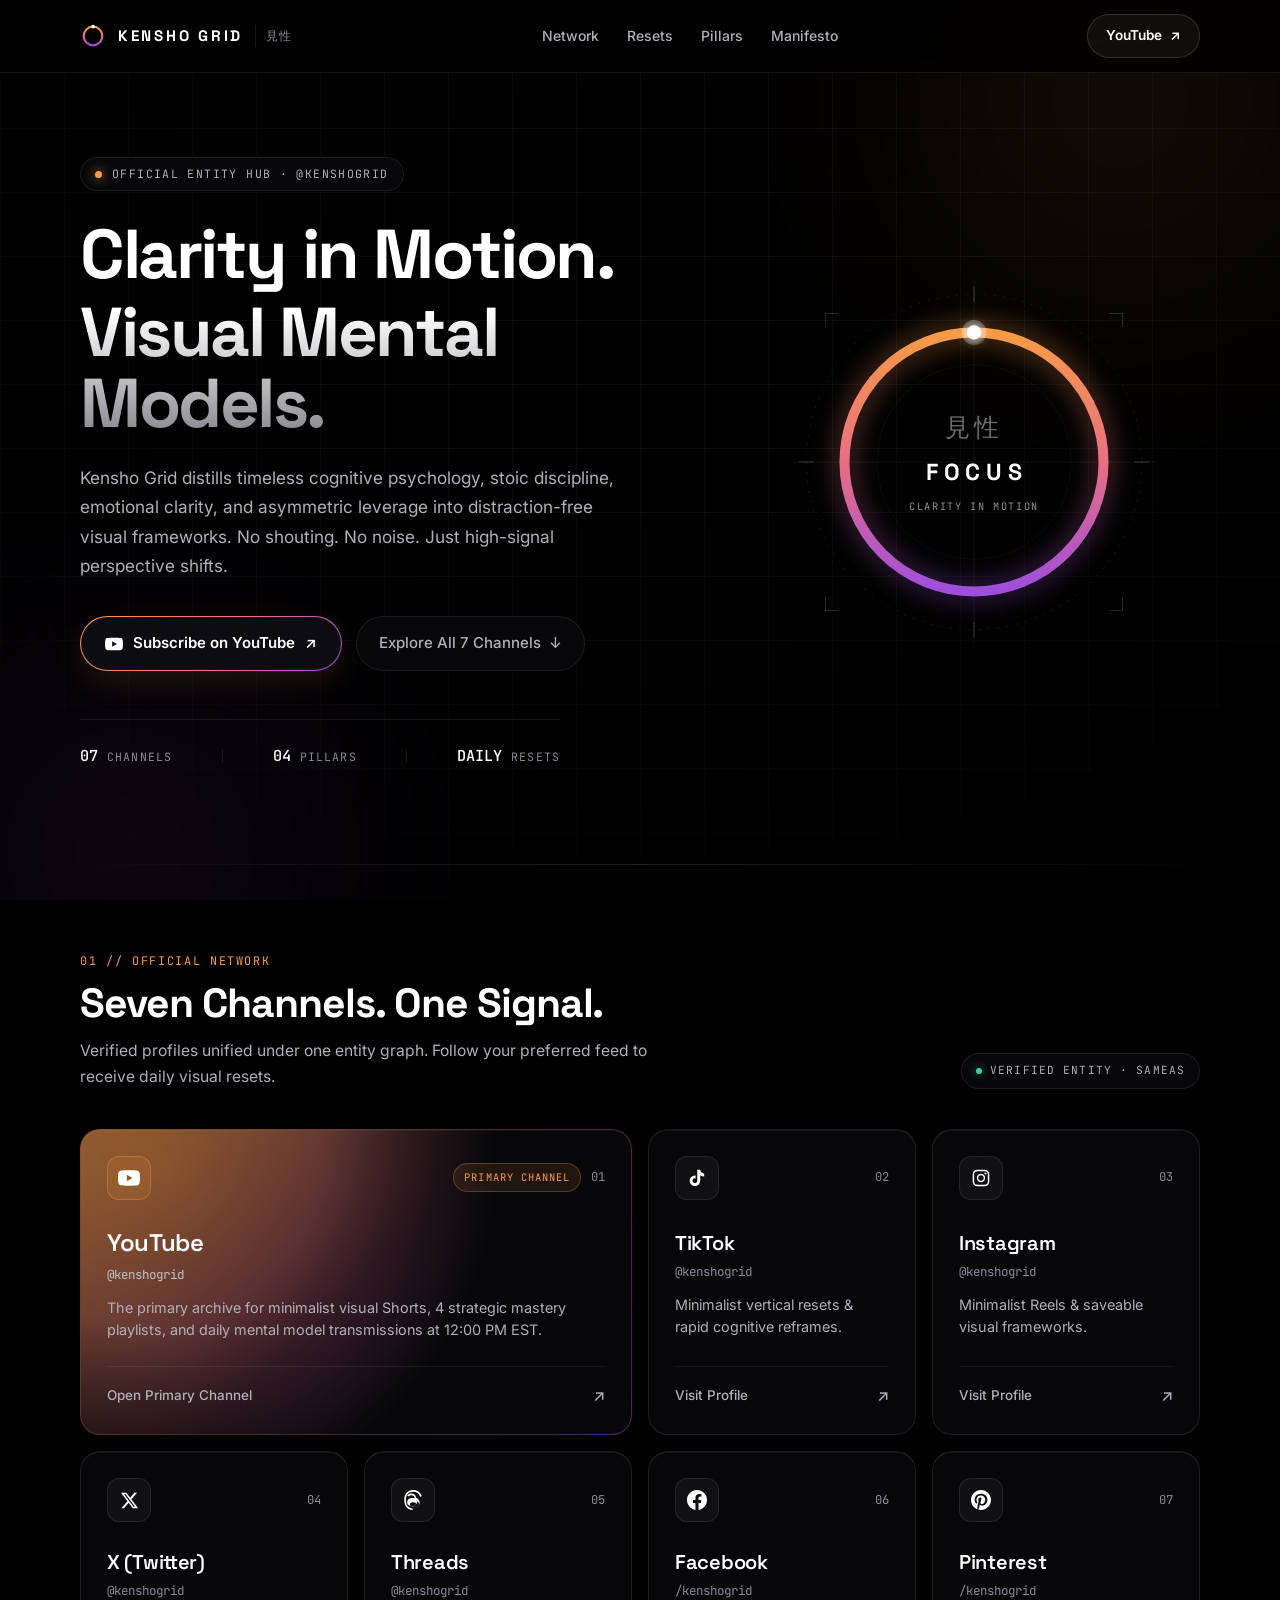
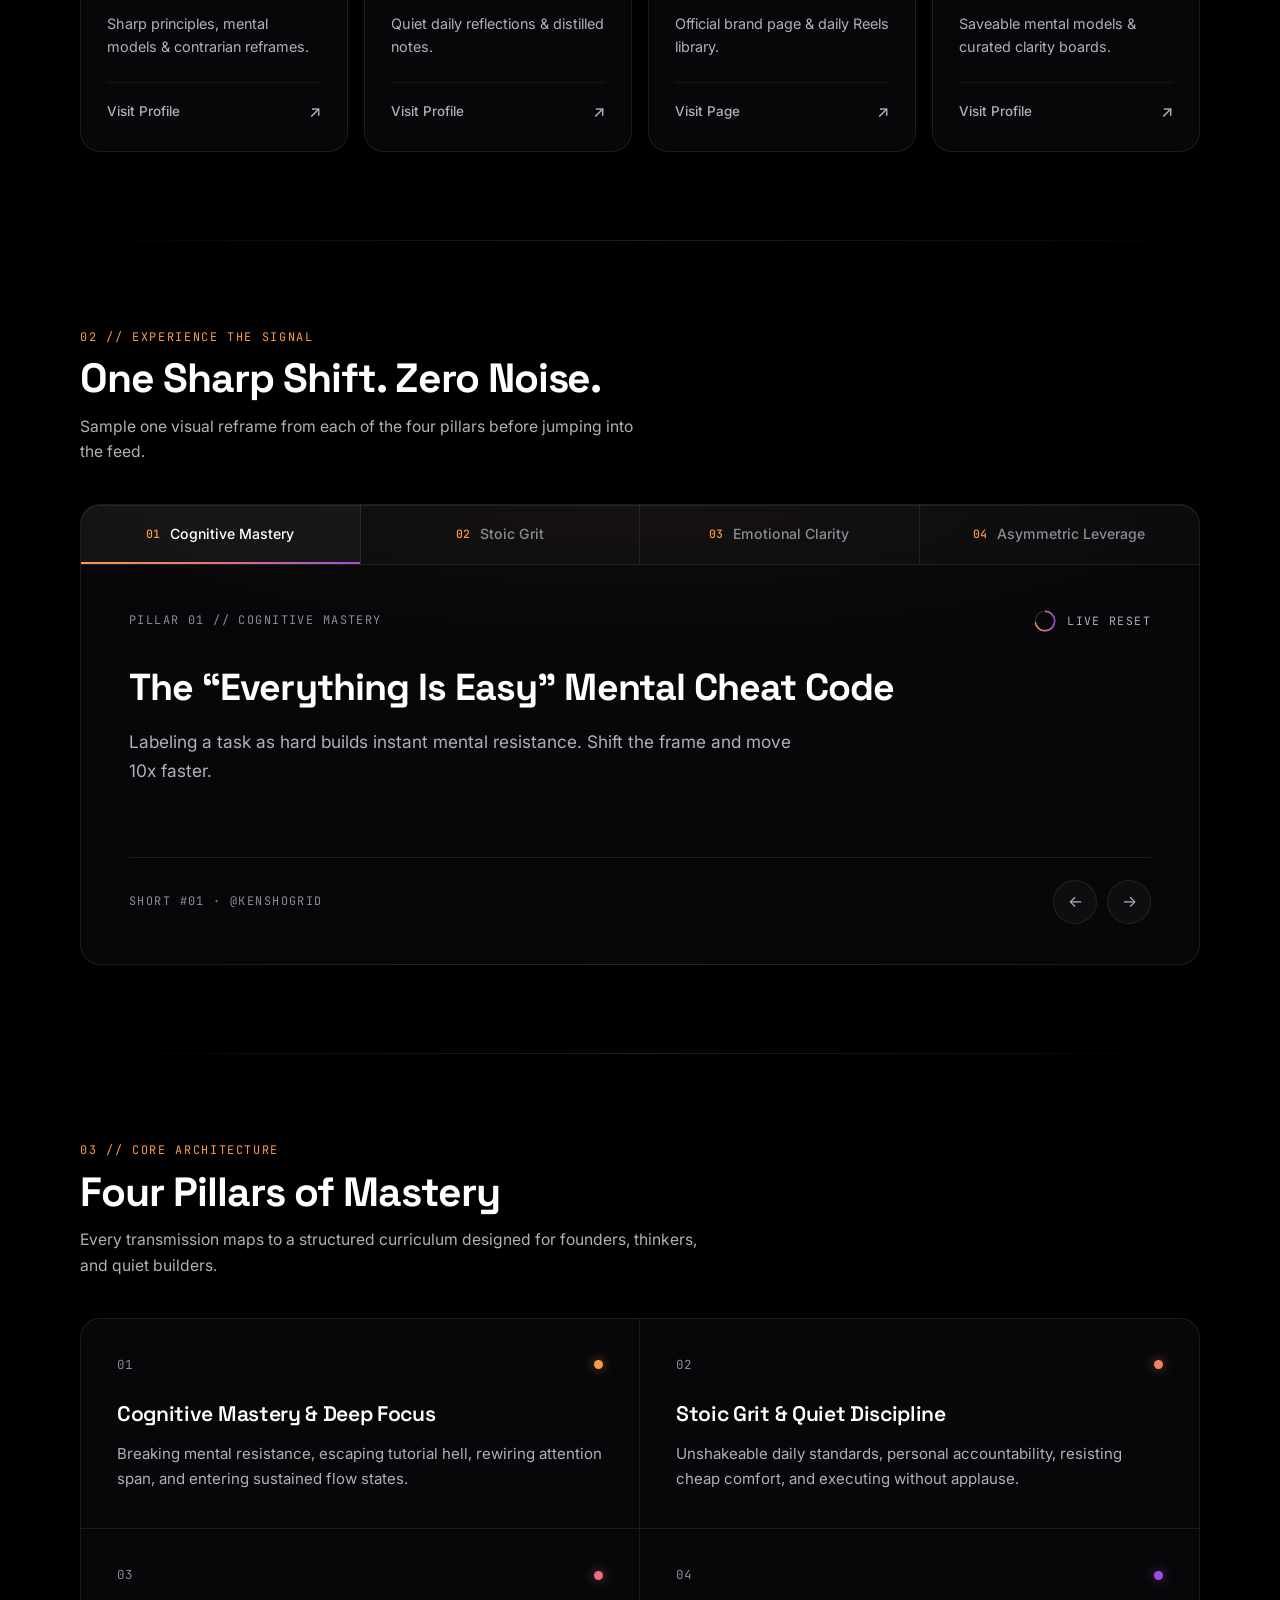
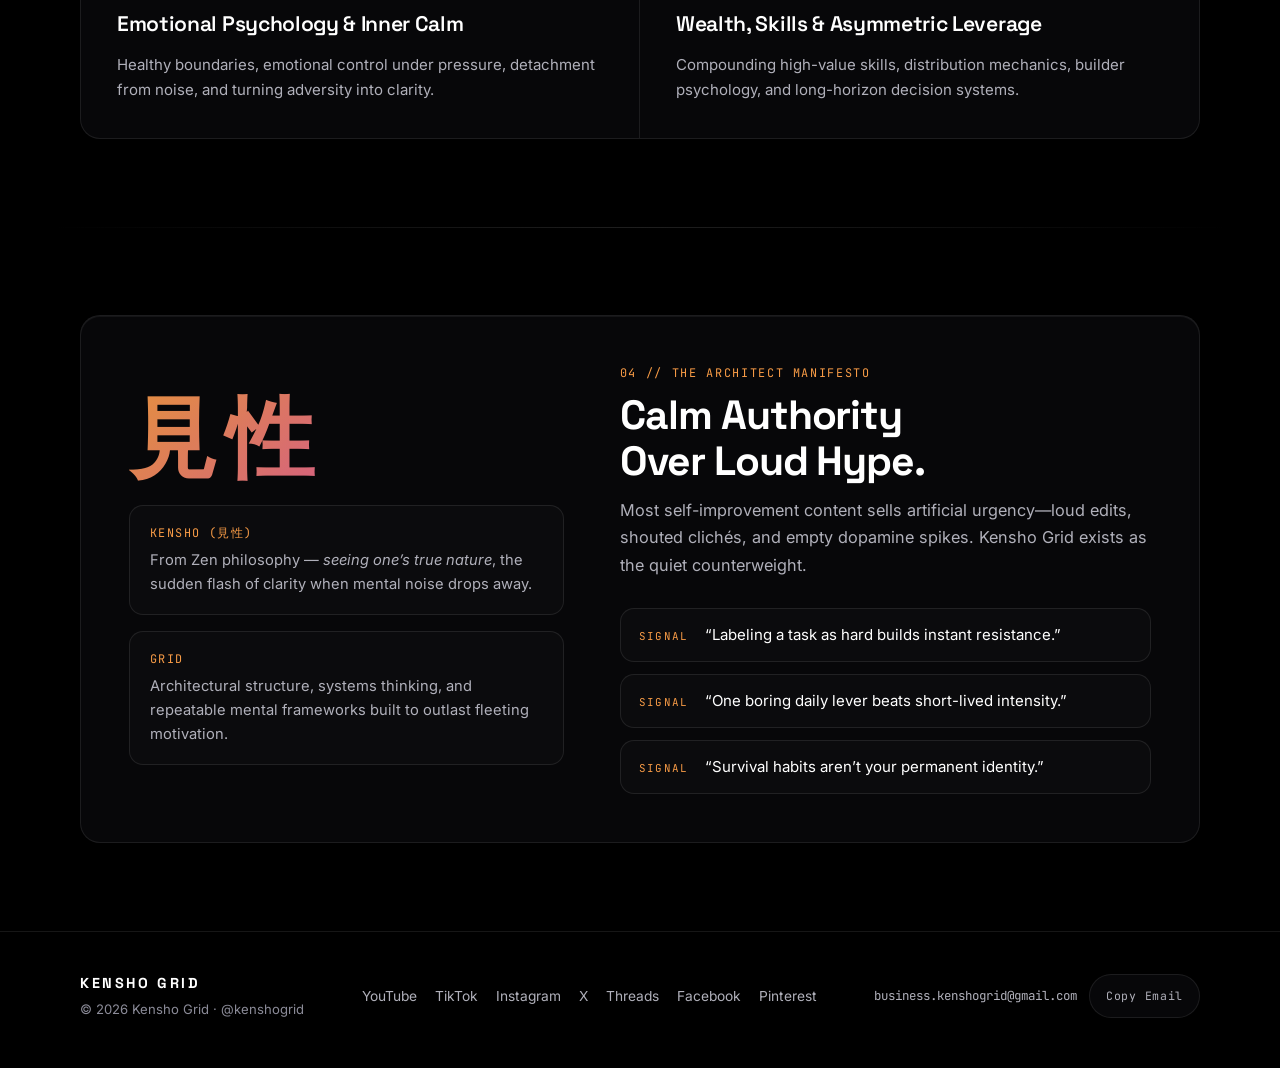
<file: index.html>
<!DOCTYPE html>
<html lang="en">
<head>
  <meta charset="UTF-8" />
  <meta name="viewport" content="width=device-width, initial-scale=1.0" />
  <title>Kensho Grid (@kenshogrid) — Visual Mental Models &amp; Cognitive Mastery</title>
  <meta name="description" content="Kensho Grid turns timeless psychology, cognitive science, and stoic discipline into minimalist visual mental models. Official entity hub across 7 verified platforms." />
  <meta name="robots" content="index, follow" />
  <meta name="theme-color" content="#000000" />

  <link rel="canonical" href="https://kenshogrid.github.io/" />
  <link rel="icon" type="image/png" href="assets/kensho_grid_avatar.png" />

  <!-- Open Graph / Social Previews -->
  <meta property="og:type" content="website" />
  <meta property="og:site_name" content="Kensho Grid" />
  <meta property="og:title" content="Kensho Grid (@kenshogrid) — Clarity in Motion" />
  <meta property="og:description" content="Visual mental models for deep focus, stoic discipline, emotional clarity, and asymmetric leverage—distilled into minimalist daily resets." />
  <meta property="og:url" content="https://kenshogrid.github.io/" />
  <meta property="og:image" content="https://kenshogrid.github.io/assets/kensho_grid_banner.png" />
  <meta property="og:image:width" content="2560" />
  <meta property="og:image:height" content="1440" />

  <!-- Twitter / X Card -->
  <meta name="twitter:card" content="summary_large_image" />
  <meta name="twitter:site" content="@kenshogrid" />
  <meta name="twitter:title" content="Kensho Grid (@kenshogrid) — Clarity in Motion" />
  <meta name="twitter:description" content="Visual mental models for deep focus, stoic discipline, emotional clarity, and asymmetric leverage." />
  <meta name="twitter:image" content="https://kenshogrid.github.io/assets/kensho_grid_banner.png" />

  <!-- Typography -->
  <link rel="preconnect" href="https://fonts.googleapis.com" />
  <link rel="preconnect" href="https://fonts.gstatic.com" crossorigin />
  <link href="https://fonts.googleapis.com/css2?family=Inter:wght@400;500;600&family=JetBrains+Mono:wght@400;500&family=Space+Grotesk:wght@500;600;700&display=swap" rel="stylesheet" />

  <link rel="stylesheet" href="styles.css" />

  <!-- Schema.org Entity & sameAs Graph -->
  <script type="application/ld+json">
  {
    "@context": "https://schema.org",
    "@graph": [
      {
        "@type": "Organization",
        "@id": "https://kenshogrid.github.io/#organization",
        "name": "Kensho Grid",
        "alternateName": ["@kenshogrid", "KENSHO GRID"],
        "url": "https://kenshogrid.github.io/",
        "description": "Visual mental models for cognitive mastery, stoic grit, emotional clarity, and asymmetric leverage—distilled into minimalist daily resets.",
        "email": "business.kenshogrid@gmail.com",
        "contactPoint": {
          "@type": "ContactPoint",
          "email": "business.kenshogrid@gmail.com",
          "contactType": "business inquiries",
          "availableLanguage": ["English"]
        },
        "logo": {
          "@type": "ImageObject",
          "@id": "https://kenshogrid.github.io/#logo",
          "url": "https://kenshogrid.github.io/assets/kensho_grid_avatar.png",
          "contentUrl": "https://kenshogrid.github.io/assets/kensho_grid_avatar.png",
          "width": 1024,
          "height": 1024,
          "caption": "Kensho Grid Logo"
        },
        "image": {
          "@type": "ImageObject",
          "@id": "https://kenshogrid.github.io/#banner",
          "url": "https://kenshogrid.github.io/assets/kensho_grid_banner.png",
          "contentUrl": "https://kenshogrid.github.io/assets/kensho_grid_banner.png",
          "width": 2560,
          "height": 1440,
          "caption": "Kensho Grid Channel Banner"
        },
        "knowsAbout": [
          "Cognitive Mastery",
          "Deep Focus",
          "Stoicism",
          "Mental Models",
          "Emotional Psychology",
          "Asymmetric Leverage"
        ],
        "sameAs": [
          "https://www.youtube.com/@kenshogrid",
          "https://www.tiktok.com/@kenshogrid",
          "https://www.instagram.com/kenshogrid/",
          "https://x.com/kenshogrid",
          "https://www.threads.com/@kenshogrid",
          "https://www.facebook.com/kenshogrid/",
          "https://www.pinterest.com/kenshogrid/"
        ]
      },
      {
        "@type": "WebSite",
        "@id": "https://kenshogrid.github.io/#website",
        "url": "https://kenshogrid.github.io/",
        "name": "Kensho Grid",
        "description": "Official hub for Kensho Grid (@kenshogrid) — Visual Mental Models for Focus, Stoic Discipline & Clarity.",
        "publisher": {
          "@id": "https://kenshogrid.github.io/#organization"
        },
        "inLanguage": "en"
      },
      {
        "@type": "WebPage",
        "@id": "https://kenshogrid.github.io/#webpage",
        "url": "https://kenshogrid.github.io/",
        "name": "Kensho Grid (@kenshogrid) — Visual Mental Models & Cognitive Mastery",
        "isPartOf": {
          "@id": "https://kenshogrid.github.io/#website"
        },
        "about": {
          "@id": "https://kenshogrid.github.io/#organization"
        },
        "mainEntity": {
          "@id": "https://kenshogrid.github.io/#organization"
        },
        "inLanguage": "en"
      }
    ]
  }
  </script>
</head>
<body>
  <!-- Ambient Architectural Grid & Light Halos -->
  <div class="ambient-stage" aria-hidden="true">
    <div class="grid-plane"></div>
    <div class="halo halo-amber"></div>
    <div class="halo halo-violet"></div>
  </div>

  <!-- Minimalist Navigation -->
  <header class="site-header">
    <div class="header-inner">
      <a class="brand-lockup" href="#top" aria-label="Kensho Grid Home">
        <svg class="brand-ring-mini" viewBox="0 0 32 32" width="26" height="26" aria-hidden="true">
          <defs>
            <linearGradient id="miniRingGrad" x1="0%" y1="0%" x2="0%" y2="100%">
              <stop offset="0%" stop-color="#F79B46" />
              <stop offset="50%" stop-color="#E86F82" />
              <stop offset="100%" stop-color="#9D4EDD" />
            </linearGradient>
          </defs>
          <circle cx="16" cy="16" r="11.5" fill="none" stroke="url(#miniRingGrad)" stroke-width="2.6" />
          <circle cx="16" cy="4.5" r="2.2" fill="#FFFFFF" />
        </svg>
        <span class="brand-wordmark">KENSHO GRID</span>
        <span class="brand-kanji" lang="ja">見性</span>
      </a>

      <nav class="nav-links" aria-label="Primary Navigation">
        <a href="#platforms">Network</a>
        <a href="#resets">Resets</a>
        <a href="#frameworks">Pillars</a>
        <a href="#philosophy">Manifesto</a>
      </nav>

      <a class="nav-cta" href="https://www.youtube.com/@kenshogrid" target="_blank" rel="me noopener noreferrer">
        <span>YouTube</span>
        <span class="arrow-diag" aria-hidden="true">↗</span>
      </a>
    </div>
  </header>

  <main id="top" class="page-main">
    <!-- Hero Section -->
    <section class="hero" aria-labelledby="hero-heading">
      <div class="container hero-grid">
        <div class="hero-copy">
          <div class="eyebrow-pill">
            <span class="pulse-dot" aria-hidden="true"></span>
            <span>OFFICIAL ENTITY HUB · @KENSHOGRID</span>
          </div>

          <h1 id="hero-heading" class="hero-title">
            Clarity in Motion.
            <span class="hero-subtitle-line">Visual Mental Models.</span>
          </h1>

          <p class="hero-lead">
            Kensho Grid distills timeless cognitive psychology, stoic discipline, emotional clarity, and asymmetric leverage into distraction-free visual frameworks. No shouting. No noise. Just high-signal perspective shifts.
          </p>

          <div class="hero-actions">
            <a class="btn-primary" href="https://www.youtube.com/@kenshogrid" target="_blank" rel="me noopener noreferrer">
              <svg viewBox="0 0 24 24" width="18" height="18" fill="currentColor" aria-hidden="true">
                <path d="M23.5 6.2a3.01 3.01 0 0 0-2.12-2.13C19.5 3.55 12 3.55 12 3.55s-7.5 0-9.38.52A3.01 3.01 0 0 0 .5 6.2C0 8.09 0 12 0 12s0 3.91.5 5.8a3.01 3.01 0 0 0 2.12 2.13c1.88.52 9.38.52 9.38.52s7.5 0 9.38-.52a3.01 3.01 0 0 0 2.12-2.13C24 15.91 24 12 24 12s0-3.91-.5-5.8ZM9.6 15.56V8.44L15.85 12 9.6 15.56Z"/>
              </svg>
              <span>Subscribe on YouTube</span>
              <span class="arrow-diag" aria-hidden="true">↗</span>
            </a>

            <a class="btn-ghost" href="#platforms">
              <span>Explore All 7 Channels</span>
              <span aria-hidden="true">↓</span>
            </a>
          </div>

          <div class="telemetry-bar" aria-label="Brand Architecture Summary">
            <div class="telemetry-item">
              <span class="telemetry-value">07</span>
              <span class="telemetry-label">CHANNELS</span>
            </div>
            <span class="telemetry-sep" aria-hidden="true"></span>
            <div class="telemetry-item">
              <span class="telemetry-value">04</span>
              <span class="telemetry-label">PILLARS</span>
            </div>
            <span class="telemetry-sep" aria-hidden="true"></span>
            <div class="telemetry-item">
              <span class="telemetry-value">DAILY</span>
              <span class="telemetry-label">RESETS</span>
            </div>
          </div>
        </div>

        <!-- Living Kensho Ring Centerpiece -->
        <div class="hero-artifact" aria-label="Interactive Kensho Ring Emblem">
          <div class="ring-stage">
            <svg class="kensho-ring-svg" viewBox="0 0 420 420" role="img" aria-label="Kensho Grid Luminous Ring">
              <defs>
                <linearGradient id="kenshoRingGradient" x1="50%" y1="0%" x2="50%" y2="100%">
                  <stop offset="0%" stop-color="#F79B46" />
                  <stop offset="50%" stop-color="#E86F82" />
                  <stop offset="100%" stop-color="#9D4EDD" />
                </linearGradient>
                <filter id="ringAmbientGlow" x="-30%" y="-30%" width="160%" height="160%">
                  <feGaussianBlur stdDeviation="14" result="blur" />
                </filter>
                <filter id="orbHalo" x="-120%" y="-120%" width="340%" height="340%">
                  <feGaussianBlur stdDeviation="5" result="orbBlur" />
                  <feMerge>
                    <feMergeNode in="orbBlur" />
                    <feMergeNode in="SourceGraphic" />
                  </feMerge>
                </filter>
              </defs>

              <!-- Architectural Calibration Grid & Crosshairs -->
              <g stroke="rgba(255,255,255,0.065)" stroke-width="1" fill="none">
                <line x1="210" y1="18" x2="210" y2="402" />
                <line x1="18" y1="210" x2="402" y2="210" />
                <circle cx="210" cy="210" r="176" stroke-dasharray="2 8" stroke="rgba(255,255,255,0.1)" />
                <circle cx="210" cy="210" r="102" stroke="rgba(255,255,255,0.045)" />
                <!-- Cardinal Degree Ticks -->
                <line x1="210" y1="26" x2="210" y2="42" stroke="rgba(255,255,255,0.22)" />
                <line x1="210" y1="378" x2="210" y2="394" stroke="rgba(255,255,255,0.22)" />
                <line x1="26" y1="210" x2="42" y2="210" stroke="rgba(255,255,255,0.22)" />
                <line x1="378" y1="210" x2="394" y2="210" stroke="rgba(255,255,255,0.22)" />
                <!-- Corner Reticle Marks -->
                <path d="M54 68 L54 54 L68 54" stroke="rgba(255,255,255,0.18)" />
                <path d="M352 54 L366 54 L366 68" stroke="rgba(255,255,255,0.18)" />
                <path d="M54 352 L54 366 L68 366" stroke="rgba(255,255,255,0.18)" />
                <path d="M352 366 L366 366 L366 352" stroke="rgba(255,255,255,0.18)" />
              </g>

              <!-- Soft Diffused Outer Halo -->
              <circle
                cx="210"
                cy="210"
                r="136"
                fill="none"
                stroke="url(#kenshoRingGradient)"
                stroke-width="16"
                opacity="0.42"
                filter="url(#ringAmbientGlow)"
              />

              <!-- Crisp Primary Kensho Ring -->
              <circle
                cx="210"
                cy="210"
                r="136"
                fill="none"
                stroke="url(#kenshoRingGradient)"
                stroke-width="10.5"
              />

              <!-- Orbiting Focal Light Node -->
              <g class="ring-orbit-group">
                <circle cx="210" cy="74" r="13" fill="rgba(255,255,255,0.22)" />
                <circle cx="210" cy="74" r="7.5" fill="#FFFFFF" filter="url(#orbHalo)" />
              </g>
            </svg>

            <div class="ring-core-readout">
              <span class="core-kanji" lang="ja">見性</span>
              <span class="core-mantra" id="hero-mantra">FOCUS</span>
              <span class="core-caption">CLARITY IN MOTION</span>
            </div>
          </div>
        </div>
      </div>
    </section>

    <!-- Section 01: Official 7-Platform Network -->
    <section id="platforms" class="section" aria-labelledby="platforms-heading">
      <div class="container">
        <div class="section-header reveal">
          <div class="section-header-copy">
            <span class="section-eyebrow">01 // OFFICIAL NETWORK</span>
            <h2 id="platforms-heading" class="section-title">Seven Channels. One Signal.</h2>
            <p class="section-desc">
              Verified profiles unified under one entity graph. Follow your preferred feed to receive daily visual resets.
            </p>
          </div>
          <div class="schema-badge" title="Connected via Schema.org sameAs &amp; rel=me">
            <span class="schema-dot" aria-hidden="true"></span>
            <span>VERIFIED ENTITY · SAMEAS</span>
          </div>
        </div>

        <div class="bento-grid">
          <!-- 01. YouTube (Flagship - 6 cols) -->
          <a class="bento-card card-flagship span-6 reveal" href="https://www.youtube.com/@kenshogrid" target="_blank" rel="me noopener noreferrer" style="--delay: 0ms;">
            <div class="card-spotlight" aria-hidden="true"></div>
            <div class="card-top">
              <div class="icon-badge icon-badge-flagship">
                <svg viewBox="0 0 24 24" width="22" height="22" fill="currentColor" aria-hidden="true">
                  <path d="M23.5 6.2a3.01 3.01 0 0 0-2.12-2.13C19.5 3.55 12 3.55 12 3.55s-7.5 0-9.38.52A3.01 3.01 0 0 0 .5 6.2C0 8.09 0 12 0 12s0 3.91.5 5.8a3.01 3.01 0 0 0 2.12 2.13c1.88.52 9.38.52 9.38.52s7.5 0 9.38-.52a3.01 3.01 0 0 0 2.12-2.13C24 15.91 24 12 24 12s0-3.91-.5-5.8ZM9.6 15.56V8.44L15.85 12 9.6 15.56Z"/>
                </svg>
              </div>
              <div class="card-badges">
                <span class="flagship-pill">PRIMARY CHANNEL</span>
                <span class="card-index">01</span>
              </div>
            </div>
            <div class="card-body">
              <h3 class="card-title">YouTube</h3>
              <p class="card-handle">@kenshogrid</p>
              <p class="card-copy">
                The primary archive for minimalist visual Shorts, 4 strategic mastery playlists, and daily mental model transmissions at 12:00 PM EST.
              </p>
            </div>
            <div class="card-footer">
              <span class="card-action">Open Primary Channel</span>
              <span class="card-arrow" aria-hidden="true">↗</span>
            </div>
          </a>

          <!-- 02. TikTok (3 cols) -->
          <a class="bento-card span-3 reveal" href="https://www.tiktok.com/@kenshogrid" target="_blank" rel="me noopener noreferrer" style="--delay: 60ms;">
            <div class="card-spotlight" aria-hidden="true"></div>
            <div class="card-top">
              <div class="icon-badge">
                <svg viewBox="0 0 24 24" width="20" height="20" fill="currentColor" aria-hidden="true">
                  <path d="M19.59 6.69a4.83 4.83 0 0 1-3.77-4.25V2h-3.45v13.67a2.89 2.89 0 0 1-2.88 2.5 2.89 2.89 0 0 1-2.89-2.89 2.89 2.89 0 0 1 2.89-2.89c.28 0 .54.04.79.1V9.01a6.27 6.27 0 0 0-.79-.05 6.34 6.34 0 0 0-6.34 6.34 6.34 6.34 0 0 0 6.34 6.34 6.34 6.34 0 0 0 6.34-6.34V8.69a8.18 8.18 0 0 0 4.78 1.52V6.76a4.85 4.85 0 0 1-1.02-.07Z"/>
                </svg>
              </div>
              <span class="card-index">02</span>
            </div>
            <div class="card-body">
              <h3 class="card-title">TikTok</h3>
              <p class="card-handle">@kenshogrid</p>
              <p class="card-copy">Minimalist vertical resets &amp; rapid cognitive reframes.</p>
            </div>
            <div class="card-footer">
              <span class="card-action">Visit Profile</span>
              <span class="card-arrow" aria-hidden="true">↗</span>
            </div>
          </a>

          <!-- 03. Instagram (3 cols) -->
          <a class="bento-card span-3 reveal" href="https://www.instagram.com/kenshogrid/" target="_blank" rel="me noopener noreferrer" style="--delay: 120ms;">
            <div class="card-spotlight" aria-hidden="true"></div>
            <div class="card-top">
              <div class="icon-badge">
                <svg viewBox="0 0 24 24" width="20" height="20" fill="currentColor" aria-hidden="true">
                  <path d="M7.75 2h8.5A5.75 5.75 0 0 1 22 7.75v8.5A5.75 5.75 0 0 1 16.25 22h-8.5A5.75 5.75 0 0 1 2 16.25v-8.5A5.75 5.75 0 0 1 7.75 2Zm0 1.8A3.95 3.95 0 0 0 3.8 7.75v8.5a3.95 3.95 0 0 0 3.95 3.95h8.5a3.95 3.95 0 0 0 3.95-3.95v-8.5a3.95 3.95 0 0 0-3.95-3.95h-8.5Zm9.65 1.5a1.25 1.25 0 1 1 0 2.5 1.25 1.25 0 0 1 0-2.5ZM12 7a5 5 0 1 1 0 10 5 5 0 0 1 0-10Zm0 1.8a3.2 3.2 0 1 0 0 6.4 3.2 3.2 0 0 0 0-6.4Z"/>
                </svg>
              </div>
              <span class="card-index">03</span>
            </div>
            <div class="card-body">
              <h3 class="card-title">Instagram</h3>
              <p class="card-handle">@kenshogrid</p>
              <p class="card-copy">Minimalist Reels &amp; saveable visual frameworks.</p>
            </div>
            <div class="card-footer">
              <span class="card-action">Visit Profile</span>
              <span class="card-arrow" aria-hidden="true">↗</span>
            </div>
          </a>

          <!-- 04. X / Twitter (3 cols) -->
          <a class="bento-card span-3 reveal" href="https://x.com/kenshogrid" target="_blank" rel="me noopener noreferrer" style="--delay: 160ms;">
            <div class="card-spotlight" aria-hidden="true"></div>
            <div class="card-top">
              <div class="icon-badge">
                <svg viewBox="0 0 24 24" width="19" height="19" fill="currentColor" aria-hidden="true">
                  <path d="M18.244 2.25h3.308l-7.227 8.26 8.502 11.24H16.17l-5.214-6.817L4.99 21.75H1.68l7.73-8.835L1.254 2.25H8.08l4.713 6.231 5.45-6.231Zm-1.161 17.52h1.833L7.084 4.126H5.117L17.083 19.77Z"/>
                </svg>
              </div>
              <span class="card-index">04</span>
            </div>
            <div class="card-body">
              <h3 class="card-title">X (Twitter)</h3>
              <p class="card-handle">@kenshogrid</p>
              <p class="card-copy">Sharp principles, mental models &amp; contrarian reframes.</p>
            </div>
            <div class="card-footer">
              <span class="card-action">Visit Profile</span>
              <span class="card-arrow" aria-hidden="true">↗</span>
            </div>
          </a>

          <!-- 05. Threads (3 cols) -->
          <a class="bento-card span-3 reveal" href="https://www.threads.com/@kenshogrid" target="_blank" rel="me noopener noreferrer" style="--delay: 200ms;">
            <div class="card-spotlight" aria-hidden="true"></div>
            <div class="card-top">
              <div class="icon-badge">
                <svg viewBox="0 0 24 24" width="20" height="20" fill="currentColor" aria-hidden="true">
                  <path d="M12.186 24h-.007c-3.581-.024-6.334-1.205-8.184-3.509C2.35 18.44 1.5 15.586 1.472 12.01v-.017c.03-3.579.879-6.43 2.525-8.482C5.845 1.205 8.6.024 12.18 0h.014c2.746.02 5.043.725 6.826 2.098 1.677 1.29 2.858 3.13 3.509 5.467l-2.04.563c-1.108-3.98-4.018-5.973-8.308-6.004-2.905.02-5.136.938-6.631 2.796-1.351 1.679-2.054 4.093-2.081 7.08.027 2.987.73 5.401 2.081 7.08 1.495 1.858 3.726 2.776 6.63 2.796 2.633-.02 4.544-.672 5.842-1.99 1.448-1.47 1.414-3.281.946-4.375-.335-.784-.953-1.421-1.787-1.85-.225 1.653-.758 2.952-1.588 3.872-1.088 1.205-2.617 1.86-4.546 1.946-1.503.07-2.944-.363-4.06-1.22-1.204-.926-1.897-2.226-1.953-3.66-.098-2.548 1.894-4.745 5.164-4.938 1.438-.085 2.78.028 4.006.332-.175-1.106-.54-1.964-1.091-2.567-.686-.75-1.693-1.142-2.99-1.164h-.05c-1.121 0-2.463.368-3.204 1.498l-1.737-1.174c1.121-1.659 2.961-2.444 4.941-2.444h.076c3.21.055 5.297 1.942 5.658 5.219.163.067.323.139.48.215 1.508.73 2.634 1.882 3.255 3.333.71 1.659.754 4.355-1.351 6.494-1.72 1.747-4.092 2.587-7.251 2.612Zm-.302-9.222c-.12 0-.24.004-.361.011-1.925.114-3.215 1.253-3.16 2.707.037.95.676 2.38 2.987 2.275 1.404-.063 2.482-.515 3.206-1.317.611-.677.988-1.646 1.124-2.893-1.164-.503-2.45-.783-3.796-.783Z"/>
                </svg>
              </div>
              <span class="card-index">05</span>
            </div>
            <div class="card-body">
              <h3 class="card-title">Threads</h3>
              <p class="card-handle">@kenshogrid</p>
              <p class="card-copy">Quiet daily reflections &amp; distilled notes.</p>
            </div>
            <div class="card-footer">
              <span class="card-action">Visit Profile</span>
              <span class="card-arrow" aria-hidden="true">↗</span>
            </div>
          </a>

          <!-- 06. Facebook (3 cols) -->
          <a class="bento-card span-3 reveal" href="https://www.facebook.com/kenshogrid/" target="_blank" rel="me noopener noreferrer" style="--delay: 240ms;">
            <div class="card-spotlight" aria-hidden="true"></div>
            <div class="card-top">
              <div class="icon-badge">
                <svg viewBox="0 0 24 24" width="20" height="20" fill="currentColor" aria-hidden="true">
                  <path d="M24 12.073c0-6.627-5.373-12-12-12s-12 5.373-12 12c0 5.99 4.388 10.954 10.125 11.854v-8.385H7.078v-3.47h3.047V9.43c0-3.007 1.792-4.669 4.533-4.669 1.312 0 2.686.235 2.686.235v2.953H15.83c-1.491 0-1.956.925-1.956 1.874v2.25h3.328l-.532 3.47h-2.796v8.385C19.612 23.027 24 18.062 24 12.073Z"/>
                </svg>
              </div>
              <span class="card-index">06</span>
            </div>
            <div class="card-body">
              <h3 class="card-title">Facebook</h3>
              <p class="card-handle">/kenshogrid</p>
              <p class="card-copy">Official brand page &amp; daily Reels library.</p>
            </div>
            <div class="card-footer">
              <span class="card-action">Visit Page</span>
              <span class="card-arrow" aria-hidden="true">↗</span>
            </div>
          </a>

          <!-- 07. Pinterest (3 cols) -->
          <a class="bento-card span-3 reveal" href="https://www.pinterest.com/kenshogrid/" target="_blank" rel="me noopener noreferrer" style="--delay: 280ms;">
            <div class="card-spotlight" aria-hidden="true"></div>
            <div class="card-top">
              <div class="icon-badge">
                <svg viewBox="0 0 24 24" width="20" height="20" fill="currentColor" aria-hidden="true">
                  <path d="M12.017 0C5.396 0 .029 5.367.029 11.987c0 5.079 3.158 9.417 7.618 11.162-.105-.949-.199-2.403.041-3.439.219-.937 1.406-5.957 1.406-5.957s-.359-.72-.359-1.781c0-1.668.967-2.914 2.171-2.914 1.023 0 1.518.769 1.518 1.69 0 1.029-.655 2.568-.994 3.995-.283 1.194.599 2.169 1.777 2.169 2.133 0 3.772-2.249 3.772-5.495 0-2.873-2.064-4.882-5.012-4.882-3.414 0-5.418 2.561-5.418 5.207 0 1.031.397 2.138.893 2.738a.36.36 0 0 1 .083.345l-.333 1.36c-.053.22-.174.267-.402.161-1.499-.698-2.436-2.889-2.436-4.649 0-3.785 2.75-7.262 7.929-7.262 4.163 0 7.398 2.967 7.398 6.931 0 4.136-2.607 7.464-6.227 7.464-1.216 0-2.359-.631-2.75-1.378l-.748 2.853c-.271 1.043-1.002 2.35-1.492 3.146C9.57 23.812 10.763 24 12.017 24c6.624 0 11.99-5.367 11.99-11.988C24.007 5.367 18.641 0 12.017 0Z"/>
                </svg>
              </div>
              <span class="card-index">07</span>
            </div>
            <div class="card-body">
              <h3 class="card-title">Pinterest</h3>
              <p class="card-handle">/kenshogrid</p>
              <p class="card-copy">Saveable mental models &amp; curated clarity boards.</p>
            </div>
            <div class="card-footer">
              <span class="card-action">Visit Profile</span>
              <span class="card-arrow" aria-hidden="true">↗</span>
            </div>
          </a>
        </div>
      </div>
    </section>

    <!-- Section 02: Interactive Mental Model Reset Deck -->
    <section id="resets" class="section" aria-labelledby="resets-heading">
      <div class="container">
        <div class="section-header reveal">
          <div class="section-header-copy">
            <span class="section-eyebrow">02 // EXPERIENCE THE SIGNAL</span>
            <h2 id="resets-heading" class="section-title">One Sharp Shift. Zero Noise.</h2>
            <p class="section-desc">
              Sample one visual reframe from each of the four pillars before jumping into the feed.
            </p>
          </div>
        </div>

        <div class="reset-deck reveal" id="reset-deck">
          <div class="reset-tabs" role="tablist" aria-label="Mental Model Pillars">
            <button type="button" class="reset-tab is-active" role="tab" aria-selected="true" data-index="0">
              <span class="tab-num">01</span>
              <span>Cognitive Mastery</span>
            </button>
            <button type="button" class="reset-tab" role="tab" aria-selected="false" data-index="1">
              <span class="tab-num">02</span>
              <span>Stoic Grit</span>
            </button>
            <button type="button" class="reset-tab" role="tab" aria-selected="false" data-index="2">
              <span class="tab-num">03</span>
              <span>Emotional Clarity</span>
            </button>
            <button type="button" class="reset-tab" role="tab" aria-selected="false" data-index="3">
              <span class="tab-num">04</span>
              <span>Asymmetric Leverage</span>
            </button>
          </div>

          <div class="reset-stage" role="tabpanel" aria-live="polite">
            <div class="reset-stage-meta">
              <span class="reset-pillar-tag" id="reset-pillar-tag">PILLAR 01 // COGNITIVE MASTERY</span>
              <div class="reset-timer" aria-label="Mental model reset cycle progress">
                <svg class="timer-ring" viewBox="0 0 32 32" width="24" height="24" aria-hidden="true">
                  <circle cx="16" cy="16" r="13" fill="none" stroke="rgba(255,255,255,0.12)" stroke-width="2" />
                  <circle id="reset-progress-circle" cx="16" cy="16" r="13" fill="none" stroke="url(#miniRingGrad)" stroke-width="2" stroke-dasharray="81.68" stroke-dashoffset="0" transform="rotate(-90 16 16)" />
                </svg>
                <span class="timer-label">LIVE RESET</span>
              </div>
            </div>

            <div class="reset-content" id="reset-content">
              <h3 class="reset-quote" id="reset-title">The &ldquo;Everything Is Easy&rdquo; Mental Cheat Code</h3>
              <p class="reset-subcopy" id="reset-body">
                Labeling a task as hard builds instant mental resistance. Shift the frame and move 10x faster.
              </p>
            </div>

            <div class="reset-controls">
              <span class="reset-source" id="reset-source">SHORT #01 · @KENSHOGRID</span>
              <div class="reset-nav-btns">
                <button type="button" class="icon-btn" id="reset-prev" aria-label="Previous mental model">←</button>
                <button type="button" class="icon-btn" id="reset-next" aria-label="Next mental model">→</button>
              </div>
            </div>
          </div>
        </div>
      </div>
    </section>

    <!-- Section 03: Four Pillars Architectural Grid -->
    <section id="frameworks" class="section" aria-labelledby="frameworks-heading">
      <div class="container">
        <div class="section-header reveal">
          <div class="section-header-copy">
            <span class="section-eyebrow">03 // CORE ARCHITECTURE</span>
            <h2 id="frameworks-heading" class="section-title">Four Pillars of Mastery</h2>
            <p class="section-desc">
              Every transmission maps to a structured curriculum designed for founders, thinkers, and quiet builders.
            </p>
          </div>
        </div>

        <div class="swiss-grid reveal">
          <article class="swiss-cell">
            <div class="swiss-cell-top">
              <span class="swiss-index">01</span>
              <span class="pillar-dot dot-amber" aria-hidden="true"></span>
            </div>
            <h3 class="swiss-title">Cognitive Mastery &amp; Deep Focus</h3>
            <p class="swiss-copy">
              Breaking mental resistance, escaping tutorial hell, rewiring attention span, and entering sustained flow states.
            </p>
          </article>

          <article class="swiss-cell">
            <div class="swiss-cell-top">
              <span class="swiss-index">02</span>
              <span class="pillar-dot dot-coral-warm" aria-hidden="true"></span>
            </div>
            <h3 class="swiss-title">Stoic Grit &amp; Quiet Discipline</h3>
            <p class="swiss-copy">
              Unshakeable daily standards, personal accountability, resisting cheap comfort, and executing without applause.
            </p>
          </article>

          <article class="swiss-cell">
            <div class="swiss-cell-top">
              <span class="swiss-index">03</span>
              <span class="pillar-dot dot-coral-cool" aria-hidden="true"></span>
            </div>
            <h3 class="swiss-title">Emotional Psychology &amp; Inner Calm</h3>
            <p class="swiss-copy">
              Healthy boundaries, emotional control under pressure, detachment from noise, and turning adversity into clarity.
            </p>
          </article>

          <article class="swiss-cell">
            <div class="swiss-cell-top">
              <span class="swiss-index">04</span>
              <span class="pillar-dot dot-violet" aria-hidden="true"></span>
            </div>
            <h3 class="swiss-title">Wealth, Skills &amp; Asymmetric Leverage</h3>
            <p class="swiss-copy">
              Compounding high-value skills, distribution mechanics, builder psychology, and long-horizon decision systems.
            </p>
          </article>
        </div>
      </div>
    </section>

    <!-- Section 04: Brand Philosophy & Etymology -->
    <section id="philosophy" class="section" aria-labelledby="philosophy-heading">
      <div class="container">
        <div class="manifesto-grid reveal">
          <div class="etymology-panel">
            <div class="kanji-monument" lang="ja" aria-hidden="true">見性</div>
            <div class="etymology-cards">
              <div class="etymology-item">
                <span class="etymology-term">KENSHO (見性)</span>
                <p>From Zen philosophy &mdash; <em>seeing one&rsquo;s true nature</em>, the sudden flash of clarity when mental noise drops away.</p>
              </div>
              <div class="etymology-item">
                <span class="etymology-term">GRID</span>
                <p>Architectural structure, systems thinking, and repeatable mental frameworks built to outlast fleeting motivation.</p>
              </div>
            </div>
          </div>

          <div class="manifesto-copy">
            <span class="section-eyebrow">04 // THE ARCHITECT MANIFESTO</span>
            <h2 id="philosophy-heading" class="section-title">Calm Authority Over Loud Hype.</h2>
            <p class="manifesto-lead">
              Most self-improvement content sells artificial urgency—loud edits, shouted clichés, and empty dopamine spikes. Kensho Grid exists as the quiet counterweight.
            </p>

            <div class="signal-table">
              <div class="signal-row">
                <span class="signal-label signal-yes">SIGNAL</span>
                <span class="signal-text">&ldquo;Labeling a task as hard builds instant resistance.&rdquo;</span>
              </div>
              <div class="signal-row">
                <span class="signal-label signal-yes">SIGNAL</span>
                <span class="signal-text">&ldquo;One boring daily lever beats short-lived intensity.&rdquo;</span>
              </div>
              <div class="signal-row">
                <span class="signal-label signal-yes">SIGNAL</span>
                <span class="signal-text">&ldquo;Survival habits aren&rsquo;t your permanent identity.&rdquo;</span>
              </div>
            </div>
          </div>
        </div>
      </div>
    </section>
  </main>

  <!-- Minimalist Architectural Footer -->
  <footer class="site-footer">
    <div class="container footer-inner">
      <div class="footer-brand">
        <span class="footer-wordmark">KENSHO GRID</span>
        <span class="footer-copy">&copy; 2026 Kensho Grid &middot; @kenshogrid</span>
      </div>

      <nav class="footer-platforms" aria-label="Verified Platform Links">
        <a href="https://www.youtube.com/@kenshogrid" target="_blank" rel="me noopener noreferrer">YouTube</a>
        <a href="https://www.tiktok.com/@kenshogrid" target="_blank" rel="me noopener noreferrer">TikTok</a>
        <a href="https://www.instagram.com/kenshogrid/" target="_blank" rel="me noopener noreferrer">Instagram</a>
        <a href="https://x.com/kenshogrid" target="_blank" rel="me noopener noreferrer">X</a>
        <a href="https://www.threads.com/@kenshogrid" target="_blank" rel="me noopener noreferrer">Threads</a>
        <a href="https://www.facebook.com/kenshogrid/" target="_blank" rel="me noopener noreferrer">Facebook</a>
        <a href="https://www.pinterest.com/kenshogrid/" target="_blank" rel="me noopener noreferrer">Pinterest</a>
      </nav>

      <div class="footer-contact">
        <a class="footer-email" href="mailto:business.kenshogrid@gmail.com">business.kenshogrid@gmail.com</a>
        <button type="button" class="copy-email-btn" id="copy-email-btn" data-email="business.kenshogrid@gmail.com">
          Copy Email
        </button>
      </div>
    </div>
  </footer>

  <!-- Toast Notification -->
  <div class="toast" id="toast" role="status" aria-live="polite" aria-atomic="true">
    Copied business.kenshogrid@gmail.com
  </div>

  <script src="script.js"></script>
</body>
</html>
</file>
<file: styles.css>
:root {
  /* Core OLED Palette */
  --bg-void: #000000;
  --surface-1: #070709;
  --surface-2: #0d0d11;
  --surface-glass: rgba(7, 7, 10, 0.72);
  --border-hairline: rgba(255, 255, 255, 0.085);
  --border-hover: rgba(255, 255, 255, 0.2);
  --grid-line: rgba(255, 255, 255, 0.045);

  /* Typography */
  --text-primary: #ffffff;
  --text-secondary: #b0b0ba;
  --text-muted: #8b8b98;
  --font-display: "Space Grotesk", "Segoe UI", system-ui, sans-serif;
  --font-sans: "Inter", -apple-system, BlinkMacSystemFont, "Segoe UI", sans-serif;
  --font-mono: "JetBrains Mono", ui-monospace, SFMono-Regular, monospace;

  /* Spectral Accents (Brand Kit) */
  --amber: #f79b46;
  --coral: #e86f82;
  --violet: #9d4edd;
  --brand-gradient: linear-gradient(135deg, var(--amber), var(--coral), var(--violet));

  /* Geometry & Rhythm */
  --max-width: 1184px;
  --radius-lg: 20px;
  --radius-md: 14px;
  --radius-pill: 999px;
  --ease-architect: cubic-bezier(0.16, 1, 0.3, 1);
}

*,
*::before,
*::after {
  box-sizing: border-box;
  margin: 0;
  padding: 0;
}

html {
  scroll-behavior: smooth;
  background-color: var(--bg-void);
  color-scheme: dark;
}

body {
  background-color: var(--bg-void);
  color: var(--text-primary);
  font-family: var(--font-sans);
  font-size: 16px;
  line-height: 1.6;
  -webkit-font-smoothing: antialiased;
  -moz-osx-font-smoothing: grayscale;
  overflow-x: clip;
  position: relative;
}

a {
  color: inherit;
  text-decoration: none;
}

button {
  font: inherit;
  color: inherit;
  background: none;
  border: none;
  cursor: pointer;
}

:focus-visible {
  outline: 2px solid var(--amber);
  outline-offset: 3px;
}

.container {
  width: 100%;
  max-width: var(--max-width);
  margin: 0 auto;
  padding: 0 32px;
}

/* ==========================================================================
   Ambient Architectural Background
   ========================================================================== */

.ambient-stage {
  position: fixed;
  inset: 0;
  pointer-events: none;
  z-index: 0;
  overflow: hidden;
}

.grid-plane {
  position: absolute;
  inset: 0;
  background-image:
    linear-gradient(to right, var(--grid-line) 1px, transparent 1px),
    linear-gradient(to bottom, var(--grid-line) 1px, transparent 1px);
  background-size: 64px 64px;
  -webkit-mask-image: radial-gradient(ellipse 78% 72% at 50% 34%, #000 32%, transparent 100%);
  mask-image: radial-gradient(ellipse 78% 72% at 50% 34%, #000 32%, transparent 100%);
}

.halo {
  position: absolute;
  border-radius: 50%;
  filter: blur(120px);
  opacity: 0.14;
}

.halo-amber {
  width: 560px;
  height: 560px;
  top: -180px;
  right: -120px;
  background: radial-gradient(circle, var(--amber), transparent 70%);
}

.halo-violet {
  width: 540px;
  height: 540px;
  bottom: -220px;
  left: -140px;
  background: radial-gradient(circle, var(--violet), transparent 70%);
}

/* ==========================================================================
   Sticky Header
   ========================================================================== */

.site-header {
  position: sticky;
  top: 0;
  z-index: 50;
  background: rgba(0, 0, 0, 0.78);
  backdrop-filter: blur(16px);
  -webkit-backdrop-filter: blur(16px);
  border-bottom: 1px solid var(--border-hairline);
}

.header-inner {
  max-width: var(--max-width);
  margin: 0 auto;
  padding: 0 32px;
  height: 72px;
  display: flex;
  align-items: center;
  justify-content: space-between;
  gap: 24px;
}

.brand-lockup {
  display: inline-flex;
  align-items: center;
  gap: 12px;
  flex-shrink: 0;
}

.brand-ring-mini {
  display: block;
  flex-shrink: 0;
}

.brand-wordmark {
  font-family: var(--font-display);
  font-size: 0.95rem;
  font-weight: 700;
  letter-spacing: 0.18em;
  color: var(--text-primary);
}

.brand-kanji {
  font-size: 0.78rem;
  color: var(--text-muted);
  border-left: 1px solid var(--border-hairline);
  padding-left: 10px;
  letter-spacing: 0.08em;
}

.nav-links {
  display: flex;
  align-items: center;
  gap: 28px;
}

.nav-links a {
  font-size: 0.875rem;
  font-weight: 500;
  color: var(--text-secondary);
  transition: color 0.2s var(--ease-architect);
}

.nav-links a:hover {
  color: var(--text-primary);
}

.nav-cta {
  display: inline-flex;
  align-items: center;
  gap: 8px;
  min-height: 44px;
  padding: 10px 18px;
  border-radius: var(--radius-pill);
  font-size: 0.85rem;
  font-weight: 600;
  background: rgba(255, 255, 255, 0.05);
  border: 1px solid rgba(255, 255, 255, 0.14);
  transition: border-color 0.25s var(--ease-architect), background-color 0.25s var(--ease-architect), transform 0.25s var(--ease-architect);
}

.nav-cta:hover {
  background: rgba(255, 255, 255, 0.1);
  border-color: var(--amber);
  transform: translateY(-1px);
}

.arrow-diag {
  display: inline-block;
  transition: transform 0.25s var(--ease-architect);
}

/* ==========================================================================
   Hero Section
   ========================================================================== */

.page-main {
  position: relative;
  z-index: 1;
}

.hero {
  padding: 84px 0 96px;
}

.hero-grid {
  display: grid;
  grid-template-columns: minmax(0, 1.15fr) minmax(0, 0.85fr);
  align-items: center;
  gap: 56px;
}

.eyebrow-pill {
  display: inline-flex;
  align-items: center;
  gap: 10px;
  padding: 7px 14px;
  border-radius: var(--radius-pill);
  background: var(--surface-1);
  border: 1px solid var(--border-hairline);
  font-family: var(--font-mono);
  font-size: 0.72rem;
  letter-spacing: 0.12em;
  color: var(--text-secondary);
  margin-bottom: 28px;
}

.pulse-dot {
  width: 7px;
  height: 7px;
  border-radius: 50%;
  background: var(--amber);
  box-shadow: 0 0 12px var(--amber);
}

.hero-title {
  font-family: var(--font-display);
  font-size: clamp(2.8rem, 5.4vw, 4.4rem);
  font-weight: 700;
  line-height: 1.03;
  letter-spacing: -0.035em;
  text-wrap: balance;
  margin-bottom: 24px;
}

.hero-subtitle-line {
  display: block;
  margin-top: 6px;
  background: linear-gradient(180deg, #ffffff 10%, #71717a 115%);
  -webkit-background-clip: text;
  -webkit-text-fill-color: transparent;
}

.hero-lead {
  max-width: 560px;
  font-size: 1.08rem;
  line-height: 1.7;
  color: var(--text-secondary);
  text-wrap: pretty;
  margin-bottom: 36px;
}

.hero-actions {
  display: flex;
  flex-wrap: wrap;
  align-items: center;
  gap: 14px;
  margin-bottom: 48px;
}

.btn-primary {
  position: relative;
  display: inline-flex;
  align-items: center;
  gap: 10px;
  padding: 14px 24px;
  border-radius: var(--radius-pill);
  font-weight: 600;
  font-size: 0.94rem;
  color: var(--text-primary);
  background:
    linear-gradient(var(--surface-2), var(--surface-2)) padding-box,
    var(--brand-gradient) border-box;
  border: 1px solid transparent;
  box-shadow: 0 10px 32px rgba(247, 155, 70, 0.12), 0 0 0 1px rgba(255, 255, 255, 0.04) inset;
  transition: transform 0.25s var(--ease-architect), box-shadow 0.25s var(--ease-architect);
}

.btn-primary:hover {
  transform: translateY(-2px);
  box-shadow: 0 14px 40px rgba(247, 155, 70, 0.24), 0 0 28px rgba(157, 78, 221, 0.18);
}

.btn-primary:hover .arrow-diag {
  transform: translate(2px, -2px);
}

.btn-ghost {
  display: inline-flex;
  align-items: center;
  gap: 8px;
  padding: 14px 22px;
  border-radius: var(--radius-pill);
  font-weight: 500;
  font-size: 0.94rem;
  color: var(--text-secondary);
  background: var(--surface-1);
  border: 1px solid var(--border-hairline);
  transition: color 0.2s ease, border-color 0.25s var(--ease-architect), background-color 0.25s var(--ease-architect);
}

.btn-ghost:hover {
  color: var(--text-primary);
  border-color: var(--border-hover);
  background: var(--surface-2);
}

.telemetry-bar {
  display: flex;
  align-items: center;
  justify-content: space-between;
  width: 100%;
  max-width: 480px;
  gap: 20px;
  padding-top: 24px;
  border-top: 1px solid var(--border-hairline);
}

.telemetry-item {
  display: flex;
  align-items: baseline;
  gap: 9px;
}

.telemetry-value {
  font-family: var(--font-mono);
  font-size: 0.95rem;
  font-weight: 500;
  color: var(--text-primary);
}

.telemetry-label {
  font-family: var(--font-mono);
  font-size: 0.72rem;
  letter-spacing: 0.1em;
  color: var(--text-muted);
}

.telemetry-sep {
  width: 1px;
  height: 14px;
  background: var(--border-hairline);
}

/* Living Kensho Ring */
.hero-artifact {
  display: flex;
  justify-content: center;
  align-items: center;
}

.ring-stage {
  position: relative;
  width: min(100%, 400px);
  aspect-ratio: 1;
  display: grid;
  place-items: center;
  transition: transform 0.35s var(--ease-architect);
  will-change: transform;
}

.kensho-ring-svg {
  width: 100%;
  height: 100%;
  display: block;
}

.ring-orbit-group {
  transform-origin: 210px 210px;
  animation: kenshoOrbit 18s linear infinite;
}

.ring-stage:hover .ring-orbit-group {
  animation-duration: 36s;
}

@keyframes kenshoOrbit {
  from {
    transform: rotate(0deg);
  }
  to {
    transform: rotate(360deg);
  }
}

.ring-core-readout {
  position: absolute;
  inset: 0;
  display: flex;
  flex-direction: column;
  align-items: center;
  justify-content: center;
  text-align: center;
  pointer-events: none;
  padding: 32px;
}

.core-kanji {
  font-size: 1.55rem;
  font-weight: 500;
  letter-spacing: 0.18em;
  color: rgba(255, 255, 255, 0.42);
  margin-bottom: 6px;
}

.core-mantra {
  font-family: var(--font-display);
  font-size: 1.45rem;
  font-weight: 700;
  letter-spacing: 0.24em;
  text-indent: 0.24em;
  color: var(--text-primary);
  transition: opacity 0.35s ease, transform 0.35s var(--ease-architect);
}

.core-mantra.is-fading {
  opacity: 0;
  transform: translateY(4px);
}

.core-caption {
  margin-top: 8px;
  font-family: var(--font-mono);
  font-size: 0.64rem;
  letter-spacing: 0.16em;
  color: rgba(255, 255, 255, 0.56);
}

/* ==========================================================================
   Shared Section Framing
   ========================================================================== */

.section {
  position: relative;
  padding: 88px 0;
}

.section::before {
  content: "";
  position: absolute;
  top: 0;
  left: 50%;
  transform: translateX(-50%);
  width: min(calc(100% - 64px), var(--max-width));
  height: 1px;
  background: linear-gradient(90deg, transparent, rgba(255, 255, 255, 0.12), transparent);
  pointer-events: none;
}

.section-header {
  display: flex;
  align-items: flex-end;
  justify-content: space-between;
  gap: 24px;
  margin-bottom: 40px;
}

.section-eyebrow {
  display: block;
  font-family: var(--font-mono);
  font-size: 0.74rem;
  letter-spacing: 0.14em;
  color: var(--amber);
  margin-bottom: 10px;
}

.section-title {
  font-family: var(--font-display);
  font-size: clamp(1.85rem, 3.2vw, 2.55rem);
  font-weight: 700;
  letter-spacing: -0.025em;
  line-height: 1.12;
  text-wrap: balance;
  margin-bottom: 12px;
}

.section-desc {
  max-width: 620px;
  color: var(--text-secondary);
  font-size: 0.98rem;
  text-wrap: pretty;
}

.schema-badge {
  display: inline-flex;
  align-items: center;
  gap: 8px;
  padding: 8px 14px;
  border-radius: var(--radius-pill);
  background: var(--surface-1);
  border: 1px solid var(--border-hairline);
  font-family: var(--font-mono);
  font-size: 0.7rem;
  letter-spacing: 0.1em;
  color: var(--text-secondary);
  white-space: nowrap;
}

.schema-dot {
  width: 6px;
  height: 6px;
  border-radius: 50%;
  background: #34d399;
  box-shadow: 0 0 10px rgba(52, 211, 153, 0.7);
}

/* ==========================================================================
   Section 01: 12-Column Bento Platform Grid (7 Platforms)
   ========================================================================== */

.bento-grid {
  display: grid;
  grid-template-columns: repeat(12, minmax(0, 1fr));
  gap: 16px;
}

.span-6 {
  grid-column: span 6;
}

.span-3 {
  grid-column: span 3;
}

.bento-card {
  position: relative;
  display: flex;
  flex-direction: column;
  justify-content: space-between;
  min-height: 240px;
  padding: 26px;
  border-radius: var(--radius-lg);
  background: var(--surface-1);
  border: 1px solid var(--border-hairline);
  box-shadow: inset 0 1px 0 rgba(255, 255, 255, 0.055);
  overflow: hidden;
  transition: transform 0.3s var(--ease-architect), border-color 0.3s var(--ease-architect), background-color 0.3s var(--ease-architect);
  --mx: 50%;
  --my: 50%;
}

.bento-card:hover {
  transform: translateY(-3px);
  background: var(--surface-2);
  border-color: var(--border-hover);
}

.card-spotlight {
  position: absolute;
  inset: 0;
  pointer-events: none;
  opacity: 0;
  background: radial-gradient(
    360px circle at var(--mx) var(--my),
    rgba(247, 155, 70, 0.12),
    rgba(157, 78, 221, 0.05) 45%,
    transparent 70%
  );
  transition: opacity 0.3s ease;
}

.bento-card:hover .card-spotlight {
  opacity: 1;
}

.card-flagship {
  background:
    radial-gradient(circle at 14% 12%, rgba(247, 155, 70, 0.14), rgba(157, 78, 221, 0.06) 30%, #070709 62%) padding-box,
    linear-gradient(135deg, rgba(247, 155, 70, 0.56), rgba(232, 111, 130, 0.3), rgba(157, 78, 221, 0.48)) border-box;
  border: 1px solid transparent;
}

.card-flagship:hover {
  background:
    radial-gradient(circle at 14% 12%, rgba(247, 155, 70, 0.2), rgba(157, 78, 221, 0.09) 34%, #0c0c10 66%) padding-box,
    linear-gradient(135deg, rgba(247, 155, 70, 0.84), rgba(232, 111, 130, 0.5), rgba(157, 78, 221, 0.76)) border-box;
}

.card-flagship .card-handle {
  color: #c2c2ce;
}

.card-top,
.card-body,
.card-footer {
  position: relative;
  z-index: 1;
}

.card-top {
  display: flex;
  align-items: center;
  justify-content: space-between;
  gap: 12px;
  margin-bottom: 24px;
}

.icon-badge {
  width: 44px;
  height: 44px;
  border-radius: 12px;
  display: grid;
  place-items: center;
  background: rgba(255, 255, 255, 0.04);
  border: 1px solid var(--border-hairline);
  color: var(--text-primary);
  transition: border-color 0.25s ease, background-color 0.25s ease;
}

.icon-badge-flagship {
  background: rgba(247, 155, 70, 0.12);
  border-color: rgba(247, 155, 70, 0.35);
  color: #ffffff;
}

.bento-card:hover .icon-badge {
  border-color: rgba(255, 255, 255, 0.22);
  background: rgba(255, 255, 255, 0.08);
}

.card-badges {
  display: flex;
  align-items: center;
  gap: 10px;
}

.flagship-pill {
  padding: 5px 10px;
  border-radius: var(--radius-pill);
  font-family: var(--font-mono);
  font-size: 0.65rem;
  letter-spacing: 0.1em;
  color: var(--amber);
  background: rgba(247, 155, 70, 0.1);
  border: 1px solid rgba(247, 155, 70, 0.28);
}

.card-index {
  font-family: var(--font-mono);
  font-size: 0.76rem;
  color: var(--text-muted);
}

.card-body {
  margin-bottom: 24px;
}

.card-title {
  font-family: var(--font-display);
  font-size: 1.25rem;
  font-weight: 600;
  letter-spacing: -0.015em;
  margin-bottom: 3px;
}

.card-flagship .card-title {
  font-size: 1.5rem;
}

.card-handle {
  font-family: var(--font-mono);
  font-size: 0.78rem;
  color: var(--text-muted);
  margin-bottom: 12px;
}

.card-copy {
  font-size: 0.9rem;
  line-height: 1.55;
  color: var(--text-secondary);
}

.card-footer {
  display: flex;
  align-items: center;
  justify-content: space-between;
  padding-top: 16px;
  border-top: 1px solid rgba(255, 255, 255, 0.06);
  font-size: 0.84rem;
  font-weight: 500;
  color: var(--text-secondary);
  transition: color 0.25s ease;
}

.card-arrow {
  display: inline-block;
  font-size: 1rem;
  transition: transform 0.25s var(--ease-architect), color 0.25s ease;
}

.bento-card:hover .card-footer {
  color: var(--text-primary);
}

.bento-card:hover .card-arrow {
  transform: translate(3px, -3px);
  color: var(--amber);
}

/* ==========================================================================
   Section 02: Interactive Mental Model Reset Deck
   ========================================================================== */

.reset-deck {
  position: relative;
  background: radial-gradient(ellipse 80% 45% at 50% 0%, rgba(247, 155, 70, 0.045), transparent 65%), var(--surface-1);
  border: 1px solid var(--border-hairline);
  border-radius: var(--radius-lg);
  box-shadow: inset 0 1px 0 rgba(255, 255, 255, 0.075);
  overflow: hidden;
}

.reset-tabs {
  display: grid;
  grid-template-columns: repeat(4, minmax(0, 1fr));
  border-bottom: 1px solid var(--border-hairline);
  background: rgba(255, 255, 255, 0.015);
}

.reset-tab {
  display: flex;
  align-items: center;
  justify-content: center;
  gap: 10px;
  padding: 18px 16px;
  font-size: 0.88rem;
  font-weight: 500;
  color: var(--text-muted);
  border-right: 1px solid var(--border-hairline);
  position: relative;
  transition: color 0.2s ease, background-color 0.2s ease;
}

.reset-tab:last-child {
  border-right: none;
}

.reset-tab:hover {
  color: var(--text-secondary);
  background: rgba(255, 255, 255, 0.02);
}

.reset-tab.is-active {
  color: var(--text-primary);
  background: rgba(255, 255, 255, 0.035);
}

.reset-tab.is-active::after {
  content: "";
  position: absolute;
  left: 0;
  right: 0;
  bottom: 0;
  height: 2px;
  background: var(--brand-gradient);
}

.tab-num {
  font-family: var(--font-mono);
  font-size: 0.72rem;
  color: var(--amber);
}

.reset-stage {
  padding: 44px 48px 40px;
}

.reset-stage-meta {
  display: flex;
  align-items: center;
  justify-content: space-between;
  gap: 16px;
  margin-bottom: 32px;
}

.reset-pillar-tag {
  font-family: var(--font-mono);
  font-size: 0.74rem;
  letter-spacing: 0.12em;
  color: var(--text-muted);
}

.reset-timer {
  display: inline-flex;
  align-items: center;
  gap: 10px;
  white-space: nowrap;
  flex-shrink: 0;
}

.timer-ring {
  display: block;
  flex-shrink: 0;
}

.timer-label {
  font-family: var(--font-mono);
  font-size: 0.72rem;
  letter-spacing: 0.12em;
  color: var(--text-secondary);
  white-space: nowrap;
}

.reset-content {
  min-height: 156px;
  transition: opacity 0.24s ease, transform 0.24s var(--ease-architect);
}

.reset-content.is-switching {
  opacity: 0;
  transform: translateY(6px);
}

.reset-quote {
  font-family: var(--font-display);
  font-size: clamp(1.6rem, 3vw, 2.35rem);
  font-weight: 700;
  letter-spacing: -0.025em;
  line-height: 1.18;
  text-wrap: balance;
  margin-bottom: 18px;
  max-width: 780px;
}

.reset-subcopy {
  font-size: 1.08rem;
  line-height: 1.68;
  color: var(--text-secondary);
  max-width: 680px;
}

.reset-controls {
  display: flex;
  align-items: center;
  justify-content: space-between;
  margin-top: 36px;
  padding-top: 22px;
  border-top: 1px solid var(--border-hairline);
}

.reset-source {
  font-family: var(--font-mono);
  font-size: 0.74rem;
  letter-spacing: 0.12em;
  color: var(--text-muted);
}

.reset-nav-btns {
  display: flex;
  gap: 10px;
}

.icon-btn {
  width: 44px;
  height: 44px;
  border-radius: 50%;
  border: 1px solid var(--border-hairline);
  background: rgba(255, 255, 255, 0.03);
  display: grid;
  place-items: center;
  color: var(--text-secondary);
  transition: border-color 0.2s ease, color 0.2s ease, background-color 0.2s ease;
}

.icon-btn:hover {
  border-color: var(--amber);
  color: var(--text-primary);
  background: rgba(255, 255, 255, 0.07);
}

/* ==========================================================================
   Section 03: Four Pillars Swiss Hairline Grid
   ========================================================================== */

.swiss-grid {
  display: grid;
  grid-template-columns: repeat(2, minmax(0, 1fr));
  border: 1px solid var(--border-hairline);
  border-radius: var(--radius-lg);
  background: var(--surface-1);
  overflow: hidden;
}

.swiss-cell {
  padding: 36px;
  border-right: 1px solid var(--border-hairline);
  border-bottom: 1px solid var(--border-hairline);
  transition: background-color 0.25s ease;
}

.swiss-cell:nth-child(2n) {
  border-right: none;
}

.swiss-cell:nth-last-child(-n + 2) {
  border-bottom: none;
}

.swiss-cell:hover {
  background: rgba(255, 255, 255, 0.025);
}

.swiss-cell-top {
  display: flex;
  align-items: center;
  justify-content: space-between;
  margin-bottom: 22px;
}

.swiss-index {
  font-family: var(--font-mono);
  font-size: 0.78rem;
  letter-spacing: 0.12em;
  color: var(--text-muted);
}

.pillar-dot {
  width: 9px;
  height: 9px;
  border-radius: 50%;
}

.dot-amber {
  background: var(--amber);
  box-shadow: 0 0 12px rgba(247, 155, 70, 0.6);
}

.dot-coral-warm {
  background: #f08266;
  box-shadow: 0 0 12px rgba(240, 130, 102, 0.6);
}

.dot-coral-cool {
  background: var(--coral);
  box-shadow: 0 0 12px rgba(232, 111, 130, 0.6);
}

.dot-violet {
  background: var(--violet);
  box-shadow: 0 0 12px rgba(157, 78, 221, 0.6);
}

.swiss-title {
  font-family: var(--font-display);
  font-size: 1.32rem;
  font-weight: 600;
  letter-spacing: -0.015em;
  margin-bottom: 12px;
}

.swiss-copy {
  font-size: 0.94rem;
  line-height: 1.65;
  color: var(--text-secondary);
}

/* ==========================================================================
   Section 04: Brand Manifesto & Etymology
   ========================================================================== */

.manifesto-grid {
  display: grid;
  grid-template-columns: minmax(0, 0.9fr) minmax(0, 1.1fr);
  gap: 56px;
  align-items: center;
  padding: 48px;
  border-radius: var(--radius-lg);
  background: var(--surface-1);
  border: 1px solid var(--border-hairline);
  box-shadow: inset 0 1px 0 rgba(255, 255, 255, 0.055);
}

.etymology-panel {
  display: flex;
  flex-direction: column;
  gap: 24px;
}

.kanji-monument {
  font-size: clamp(4.2rem, 7vw, 5.5rem);
  font-weight: 700;
  line-height: 1;
  letter-spacing: 0.1em;
  background: var(--brand-gradient);
  -webkit-background-clip: text;
  -webkit-text-fill-color: transparent;
  opacity: 0.92;
}

.etymology-cards {
  display: flex;
  flex-direction: column;
  gap: 16px;
}

.etymology-item {
  padding: 18px 20px;
  border-radius: var(--radius-md);
  background: rgba(255, 255, 255, 0.02);
  border: 1px solid var(--border-hairline);
}

.etymology-term {
  display: block;
  font-family: var(--font-mono);
  font-size: 0.74rem;
  letter-spacing: 0.12em;
  color: var(--amber);
  margin-bottom: 6px;
}

.etymology-item p {
  font-size: 0.92rem;
  color: var(--text-secondary);
}

.manifesto-lead {
  font-size: 1.02rem;
  line-height: 1.7;
  color: var(--text-secondary);
  margin-bottom: 28px;
}

.signal-table {
  display: flex;
  flex-direction: column;
  gap: 12px;
}

.signal-row {
  display: flex;
  align-items: baseline;
  gap: 16px;
  padding: 14px 18px;
  border-radius: var(--radius-md);
  background: rgba(255, 255, 255, 0.02);
  border: 1px solid var(--border-hairline);
}

.signal-label {
  font-family: var(--font-mono);
  font-size: 0.68rem;
  letter-spacing: 0.12em;
  color: var(--amber);
  flex-shrink: 0;
}

.signal-text {
  font-size: 0.94rem;
  color: var(--text-primary);
}

/* ==========================================================================
   Footer
   ========================================================================== */

.site-footer {
  position: relative;
  z-index: 1;
  border-top: 1px solid var(--border-hairline);
  padding: 40px 0 48px;
  background: rgba(0, 0, 0, 0.9);
}

.footer-inner {
  display: grid;
  grid-template-columns: minmax(0, auto) minmax(0, 1fr) minmax(0, auto);
  align-items: center;
  gap: 24px 32px;
}

.footer-brand {
  display: flex;
  flex-direction: column;
  gap: 4px;
}

.footer-wordmark {
  font-family: var(--font-display);
  font-size: 0.9rem;
  font-weight: 700;
  letter-spacing: 0.18em;
}

.footer-copy {
  font-size: 0.82rem;
  color: var(--text-muted);
}

.footer-platforms {
  display: flex;
  flex-wrap: wrap;
  align-items: center;
  justify-content: center;
  gap: 18px;
}

.footer-platforms a {
  font-size: 0.86rem;
  color: var(--text-secondary);
  transition: color 0.2s ease;
}

.footer-platforms a:hover {
  color: var(--text-primary);
}

.footer-contact {
  display: flex;
  flex-wrap: wrap;
  align-items: center;
  justify-content: flex-end;
  gap: 12px;
}

.footer-email {
  font-family: var(--font-mono);
  font-size: 0.78rem;
  color: var(--text-secondary);
  overflow-wrap: anywhere;
  transition: color 0.2s ease;
}

.footer-email:hover {
  color: var(--text-primary);
}

.copy-email-btn {
  display: inline-flex;
  align-items: center;
  justify-content: center;
  min-height: 44px;
  padding: 10px 16px;
  border-radius: var(--radius-pill);
  border: 1px solid var(--border-hairline);
  background: var(--surface-1);
  font-family: var(--font-mono);
  font-size: 0.72rem;
  letter-spacing: 0.06em;
  color: var(--text-secondary);
  transition: border-color 0.2s ease, color 0.2s ease, background-color 0.2s ease;
}

.copy-email-btn:hover {
  border-color: var(--amber);
  color: var(--text-primary);
  background: var(--surface-2);
}

/* Toast */
.toast {
  position: fixed;
  bottom: 112px;
  right: 32px;
  z-index: 80;
  padding: 12px 18px;
  border-radius: var(--radius-pill);
  background: var(--surface-2);
  border: 1px solid rgba(247, 155, 70, 0.45);
  box-shadow: 0 14px 36px rgba(0, 0, 0, 0.75);
  font-family: var(--font-mono);
  font-size: 0.78rem;
  color: var(--text-primary);
  opacity: 0;
  transform: translateY(10px);
  pointer-events: none;
  transition: opacity 0.25s ease, transform 0.25s var(--ease-architect);
}

.toast.is-shown {
  opacity: 1;
  transform: translateY(0);
}

/* ==========================================================================
   Scroll Reveal Motion
   ========================================================================== */

.reveal {
  opacity: 0;
  transform: translateY(12px);
  transition:
    opacity 0.45s var(--ease-architect) var(--delay, 0ms),
    transform 0.45s var(--ease-architect) var(--delay, 0ms);
}

.reveal.is-visible {
  opacity: 1;
  transform: translateY(0);
}

/* ==========================================================================
   Responsive Breakpoints
   ========================================================================== */

@media (max-width: 1024px) {
  .hero {
    padding: 64px 0 76px;
  }

  .hero-grid {
    grid-template-columns: 1fr;
    gap: 48px;
    text-align: center;
  }

  .hero-copy {
    display: flex;
    flex-direction: column;
    align-items: center;
  }

  .hero-lead {
    margin-left: auto;
    margin-right: auto;
  }

  .hero-actions {
    justify-content: center;
  }

  .ring-stage {
    width: 300px;
  }

  .bento-grid {
    grid-template-columns: repeat(2, minmax(0, 1fr));
  }

  .span-6 {
    grid-column: span 2;
  }

  .span-3 {
    grid-column: span 1;
  }

  .reset-tabs {
    grid-template-columns: repeat(2, minmax(0, 1fr));
  }

  .reset-tab {
    border-bottom: 1px solid var(--border-hairline);
  }

  .reset-tab:nth-child(2n) {
    border-right: none;
  }

  .manifesto-grid {
    grid-template-columns: 1fr;
    gap: 36px;
    padding: 36px;
  }

  .footer-inner {
    grid-template-columns: 1fr;
    justify-items: start;
    gap: 20px;
  }

  .footer-platforms {
    justify-content: flex-start;
  }

  .footer-contact {
    justify-content: flex-start;
  }
}

@media (max-width: 640px) {
  .container,
  .header-inner {
    padding: 0 20px;
  }

  .nav-links,
  .brand-kanji {
    display: none;
  }

  .hero {
    padding: 28px 0 44px;
  }

  .hero-grid {
    gap: 28px;
  }

  .eyebrow-pill {
    margin-bottom: 14px;
  }

  .hero-title {
    font-size: clamp(2.15rem, 9.5vw, 2.65rem);
    margin-bottom: 14px;
  }

  .hero-lead {
    font-size: 0.96rem;
    margin-bottom: 20px;
  }

  .hero-actions {
    width: 100%;
    flex-direction: column;
    align-items: stretch;
    gap: 10px;
    margin-bottom: 22px;
  }

  .btn-primary,
  .btn-ghost {
    justify-content: center;
    width: 100%;
  }

  .telemetry-bar {
    display: grid;
    grid-template-columns: repeat(3, minmax(0, 1fr));
    gap: 8px;
    width: 100%;
    max-width: none;
    padding-top: 18px;
  }

  .telemetry-item {
    flex-direction: column;
    align-items: center;
    gap: 3px;
    text-align: center;
  }

  .telemetry-label {
    font-size: 0.62rem;
    letter-spacing: 0.08em;
    line-height: 1.3;
  }

  .telemetry-sep {
    display: none;
  }

  .ring-stage {
    width: 224px;
  }

  .core-kanji {
    font-size: 1.3rem;
    margin-bottom: 4px;
  }

  .core-mantra {
    font-size: 1.2rem;
  }

  .core-caption {
    font-size: 0.54rem;
    letter-spacing: 0.13em;
  }

  .section {
    padding: 56px 0;
  }

  .section-header {
    flex-direction: column;
    align-items: flex-start;
  }

  .bento-grid,
  .swiss-grid,
  .reset-tabs {
    grid-template-columns: 1fr;
  }

  .span-6,
  .span-3 {
    grid-column: span 1;
  }

  .bento-card {
    min-height: 200px;
    padding: 22px;
  }

  .reset-tab {
    border-right: none;
    justify-content: flex-start;
    padding: 14px 20px;
    min-height: 48px;
  }

  .reset-stage {
    padding: 26px 20px;
  }

  .reset-stage-meta {
    gap: 12px;
    margin-bottom: 24px;
  }

  .reset-pillar-tag {
    font-size: 0.66rem;
    letter-spacing: 0.09em;
  }

  .reset-content {
    min-height: 160px;
  }

  .swiss-cell {
    padding: 26px 22px;
    border-right: none;
  }

  .swiss-cell:nth-last-child(-n + 2) {
    border-bottom: 1px solid var(--border-hairline);
  }

  .swiss-cell:last-child {
    border-bottom: none;
  }

  .manifesto-grid {
    padding: 24px 20px;
  }

  .footer-inner {
    grid-template-columns: 1fr;
    justify-items: start;
    gap: 20px;
  }

  .footer-platforms {
    justify-content: flex-start;
    gap: 6px 18px;
  }

  .footer-platforms a {
    display: inline-flex;
    align-items: center;
    min-height: 40px;
    padding: 6px 2px;
  }

  .footer-contact {
    justify-content: flex-start;
  }

  .toast {
    left: 50%;
    right: auto;
    bottom: 20px;
    transform: translate(-50%, 10px);
    max-width: calc(100vw - 32px);
    text-align: center;
  }

  .toast.is-shown {
    transform: translate(-50%, 0);
  }
}

/* ==========================================================================
   Reduced Motion Respect
   ========================================================================== */

@media (prefers-reduced-motion: reduce) {
  html {
    scroll-behavior: auto;
  }

  .ring-orbit-group {
    animation: none;
  }

  .reveal {
    opacity: 1;
    transform: none;
    transition: none;
  }

  .bento-card,
  .btn-primary,
  .btn-ghost,
  .nav-cta,
  .core-mantra,
  .reset-content,
  .ring-stage {
    transition: none;
  }
}
</file>
